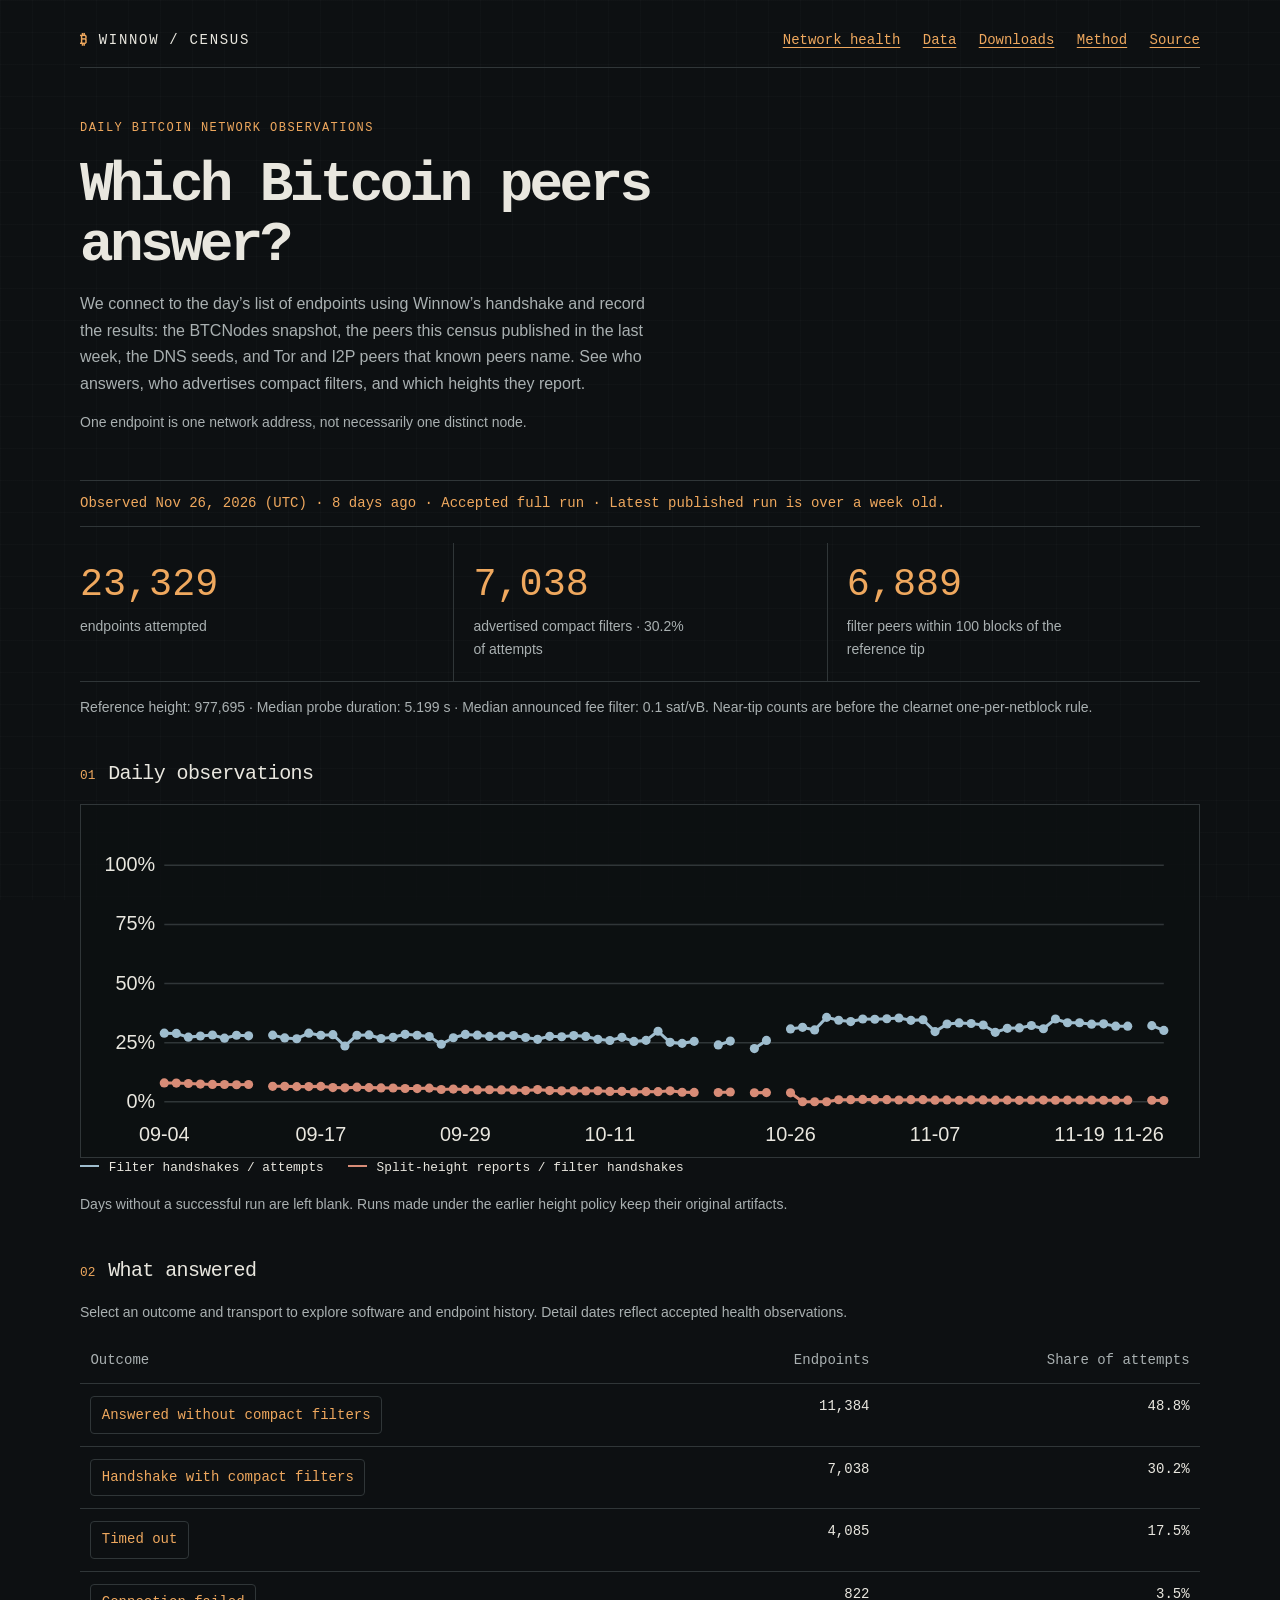
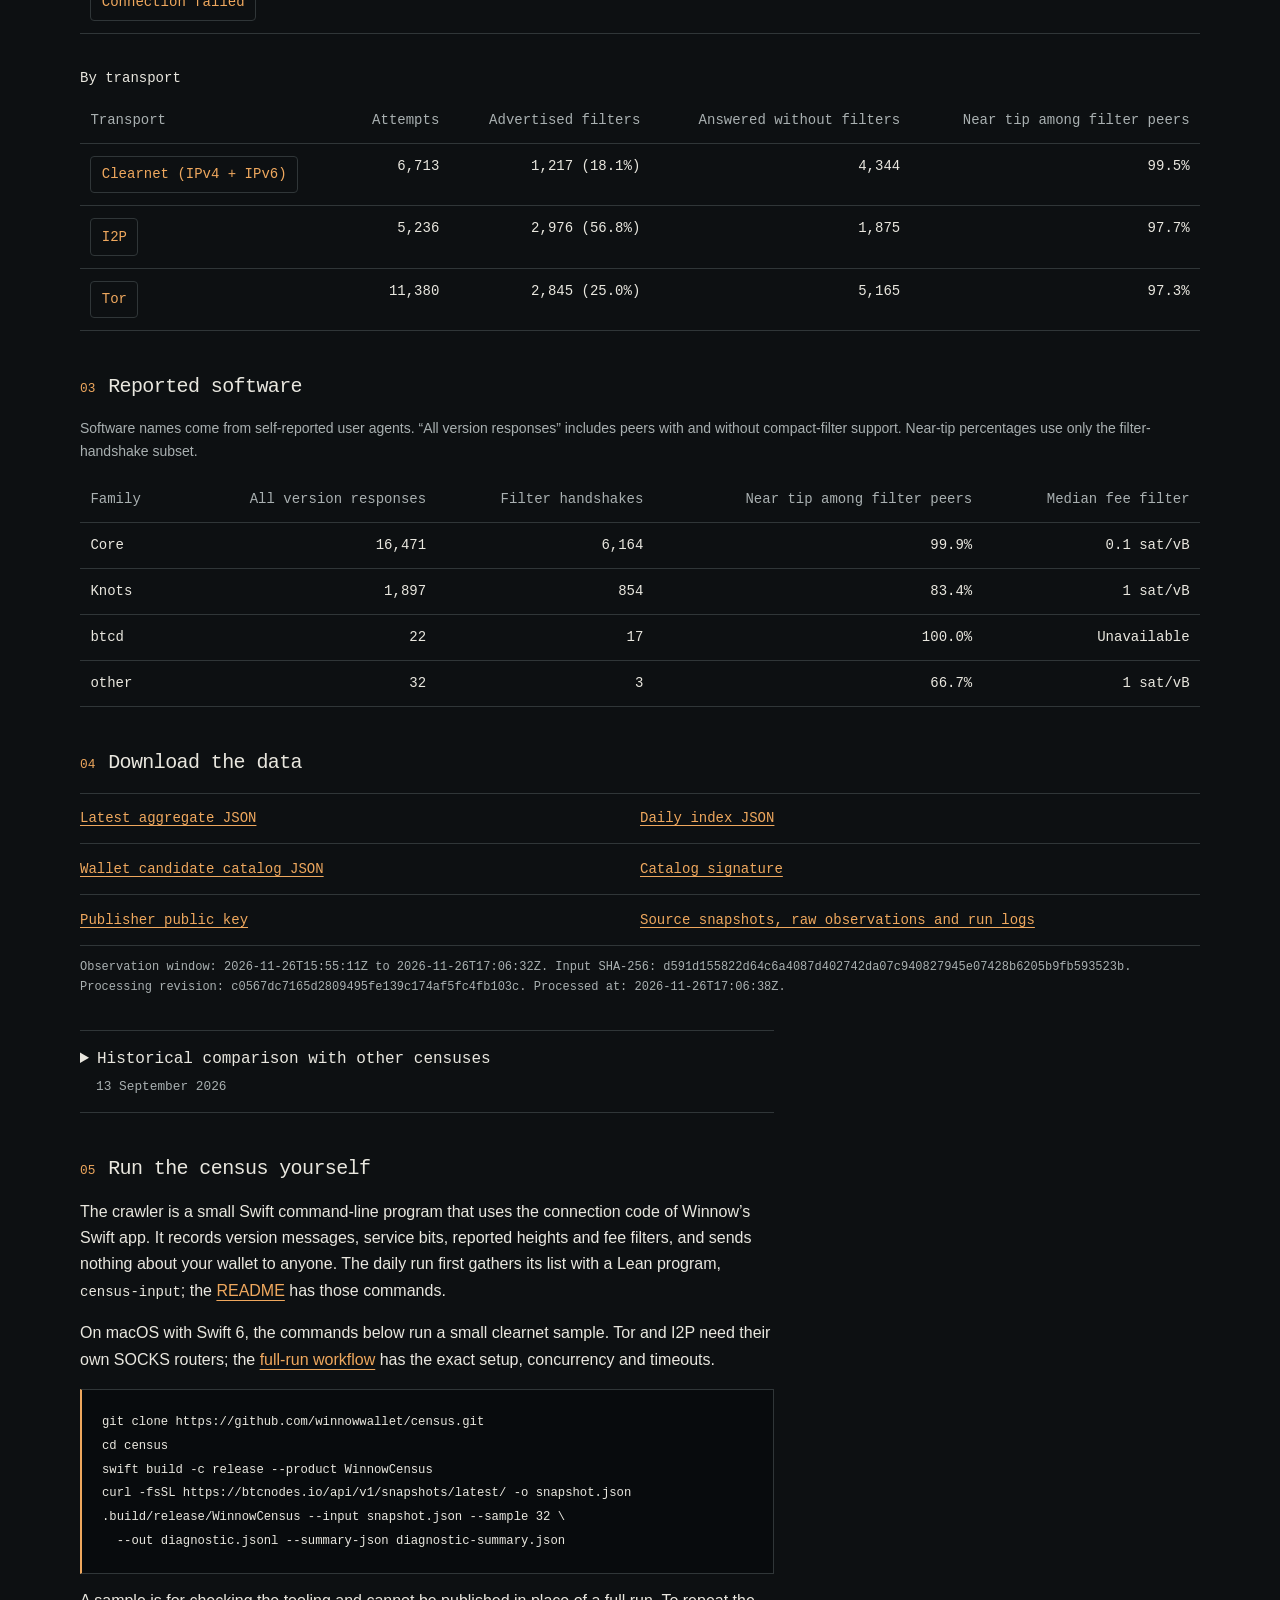
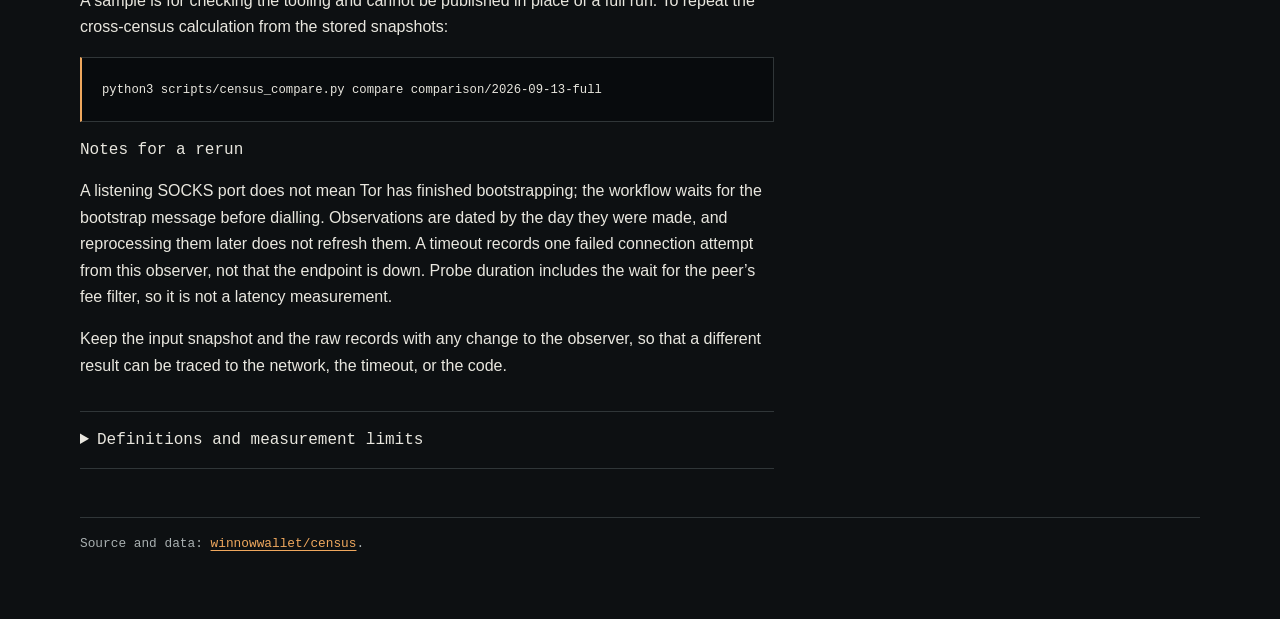
<file: index.html>
<!doctype html>
<html lang="en">
  <head>
    <meta charset="utf-8" />
    <meta name="viewport" content="width=device-width, initial-scale=1" />
    <title>Winnow peer census</title>
    <meta
      name="description"
      content="Daily Bitcoin endpoint measurements: handshake outcomes, advertised compact-filter support, reported heights, overlay coverage and reproducible artifacts."
    />
    <link rel="stylesheet" href="assets/census.css" />
  </head>
  <body>
    <main class="census">
      <header class="masthead">
        <a class="brand" href="#"><b>₿</b> WINNOW / CENSUS</a>
        <nav aria-label="Census">
          <a href="health/">Network health</a><a href="#measurements">Data</a
          ><a href="#artifacts-heading">Downloads</a><a href="#build">Method</a
          ><a href="https://github.com/winnowwallet/census">Source</a>
        </nav>
      </header>
      <div class="intro">
        <p class="eyebrow">DAILY BITCOIN NETWORK OBSERVATIONS</p>
        <h1>Which Bitcoin peers answer?</h1>
        <p class="sub">
          We connect to the day’s list of endpoints using Winnow’s handshake
          and record the results: the BTCNodes snapshot, the peers this census
          published in the last week, the DNS seeds, and Tor and I2P peers that
          known peers name. See who answers, who advertises compact filters,
          and which heights they report.
        </p>
        <p class="note">
          One endpoint is one network address, not necessarily one distinct
          node.
        </p>
      </div>
      <p id="freshness" role="status">Loading observations…</p>
      <noscript
        ><p>
          This dashboard needs JavaScript to display observations. You can still
          <a href="census/index.json">download the daily index</a> or
          <a href="census/peers.json">peer catalog</a>.
        </p></noscript
      >
      <div class="tiles" id="tiles"></div>
      <p id="run-context" class="note"></p>
      <h2 id="measurements"><span class="index">01</span>Daily observations</h2>
      <div
        class="plot"
        tabindex="0"
        aria-label="Scrollable daily observation chart"
      >
        <svg
          id="trend"
          viewBox="0 0 720 220"
          role="img"
          aria-label="Compact-filter handshake share and split-height reports over time; missing days are gaps"
        ></svg>
      </div>
      <div class="legend">
        <span>Filter handshakes / attempts</span
        ><span>Split-height reports / filter handshakes</span>
      </div>
      <p class="note">
        Days without a successful run are left blank. Runs made under the
        earlier height policy keep their original artifacts.
      </p>

      <section id="explorer" hidden aria-label="Endpoint filters">
        <p id="explorer-status" role="status"></p>
        <div id="explorer-chips"></div>
        <label
          >Observation day
          <select id="explorer-date" disabled></select
        ></label>
        <button id="explorer-clear" type="button">Clear filters</button>
        <a id="explorer-download" hidden
          >Download complete endpoint history (JSON.gz)</a
        >
      </section>
      <h2 id="outcomes-heading"><span class="index">02</span>What answered</h2>
      <p class="note">
        Select an outcome and transport to explore software and endpoint
        history. Detail dates reflect accepted health observations.
      </p>
      <div class="wrap">
        <table id="outcomes" aria-labelledby="outcomes-heading">
          <thead>
            <tr>
              <th>Outcome</th>
              <th class="num">Endpoints</th>
              <th class="num">Share of attempts</th>
            </tr>
          </thead>
          <tbody></tbody>
        </table>
      </div>
      <div class="wrap">
        <table id="networks">
          <caption>
            By transport
          </caption>
          <thead>
            <tr>
              <th>Transport</th>
              <th class="num">Attempts</th>
              <th class="num">Advertised filters</th>
              <th class="num">Answered without filters</th>
              <th class="num">Near tip among filter peers</th>
            </tr>
          </thead>
          <tbody></tbody>
        </table>
      </div>
      <h2><span class="index">03</span>Reported software</h2>
      <p class="note" id="software-note">
        Software names come from self-reported user agents. “All version
        responses” includes peers with and without compact-filter support.
        Near-tip percentages use only the filter-handshake subset.
      </p>
      <div class="wrap">
        <table id="families">
          <thead>
            <tr>
              <th>Family</th>
              <th class="num">All version responses</th>
              <th class="num">Filter handshakes</th>
              <th class="num">Near tip among filter peers</th>
              <th class="num">Median fee filter</th>
            </tr>
          </thead>
          <tbody></tbody>
        </table>
      </div>

      <section id="endpoint-details" hidden>
        <h2>Selected endpoints</h2>
        <p id="endpoint-count" class="note"></p>
        <div id="endpoint-list"></div>
      </section>
      <h2 id="artifacts-heading">
        <span class="index">04</span>Download the data
      </h2>
      <ul id="artifacts"></ul>
      <p id="provenance" class="note"></p>
      <details class="reading background">
        <summary>
          Historical comparison with other censuses
          <span>13 September 2026</span>
        </summary>
        <p>
          On 13 September 2026 the same 23,061 responding endpoints were
          compared with the BTCNodes input: 7,524 advertised compact filters
          here against 7,526 there, a difference of two. BTCNodes supplied the
          whole input list then, so this checks consistency with the source
          rather than confirming the result independently.
        </p>
        <p>
          Bitnod.es and Coin Dance count deduplicated addresses, and Bitnod.es
          also keeps addresses that answered recently but not on the day. The
          most recent 21 Ninja CSV available was from November 2025. These
          totals measure different things and are not compared directly.
        </p>
        <p>
          Jonathan Bier, who maintains Bitnod.es, confirmed that it makes its
          own observations with the shared Bitnodes crawler. Its active count
          drops addresses last connected nine or more UTC days earlier, excludes
          I2P, and does not test filter responses, which accounts for several of
          the differences.
          <a
            href="https://github.com/winnowwallet/census/blob/main/comparison/bitnodes-methodology-2026-09-13.md"
            >The permitted methodology clarification</a
          >
          and
          <a
            href="https://github.com/winnowwallet/census/tree/main/comparison/2026-09-13-bitnodes-export"
            >public CSV overlap</a
          >
          are preserved.
        </p>
        <p>
          <a
            href="https://github.com/winnowwallet/census/tree/main/comparison/2026-09-13-full"
            >Dated comparison, source snapshots and calculations</a
          >
          ·
          <a
            href="https://github.com/winnowwallet/census/tree/main/comparison/2026-09-13-rechecks"
            >The two discrepancies, rechecked</a
          >
        </p>
      </details>
      <section class="reading" id="build">
        <h2><span class="index">05</span>Run the census yourself</h2>
        <p>
          The crawler is a small Swift command-line program that uses the
          connection code of Winnow’s Swift app. It records version messages,
          service bits, reported heights and fee filters, and sends nothing
          about your wallet to anyone. The daily run first gathers its list
          with a Lean program, <code>census-input</code>; the
          <a
            href="https://github.com/winnowwallet/census#run-it-yourself"
            >README</a
          >
          has those commands.
        </p>
        <p>
          On macOS with Swift 6, the commands below run a small clearnet sample.
          Tor and I2P need their own SOCKS routers; the
          <a
            href="https://github.com/winnowwallet/census/blob/main/.github/workflows/peer-census.yml"
            >full-run workflow</a
          >
          has the exact setup, concurrency and timeouts.
        </p>
        <pre><code>git clone https://github.com/winnowwallet/census.git
cd census
swift build -c release --product WinnowCensus
curl -fsSL https://btcnodes.io/api/v1/snapshots/latest/ -o snapshot.json
.build/release/WinnowCensus --input snapshot.json --sample 32 \
  --out diagnostic.jsonl --summary-json diagnostic-summary.json</code></pre>
        <p>
          A sample is for checking the tooling and cannot be published in place
          of a full run. To repeat the cross-census calculation from the stored
          snapshots:
        </p>
        <pre><code>python3 scripts/census_compare.py compare comparison/2026-09-13-full</code></pre>
        <h3>Notes for a rerun</h3>
        <p>
          A listening SOCKS port does not mean Tor has finished bootstrapping;
          the workflow waits for the bootstrap message before dialling.
          Observations are dated by the day they were made, and reprocessing
          them later does not refresh them. A timeout records one failed
          connection attempt from this observer, not that the endpoint is down.
          Probe duration includes the wait for the peer’s fee filter, so it is
          not a latency measurement.
        </p>
        <p>
          Keep the input snapshot and the raw records with any change to the
          observer, so that a different result can be traced to the network, the
          timeout, or the code.
        </p>
      </section>
      <details class="reading background">
        <summary>Definitions and measurement limits</summary>
        <p>
          A successful handshake with <code>NODE_COMPACT_FILTERS</code> means
          the endpoint advertised compact-filter support. It does not prove that
          the endpoint returns valid filters; the wallet checks that on the
          peers it actually uses. A near-tip candidate reported a height within
          100 blocks, in either direction, of the reference tip: the median
          height that the run’s filter peers reported. A reported height on its
          own does not identify which chain a peer follows.
        </p>
        <p>
          The counts are of endpoints, not of distinct machines or operators.
          One node can have several addresses, ports and transports, and several
          nodes can share one public address. The clearnet category combines
          IPv4 and IPv6; Tor and I2P are measured separately. CJDNS and invalid
          or private addresses are excluded. A timeout describes this observer’s
          connection attempt, not permanent unreachability.
        </p>
        <p>
          The downloadable catalog canonicalizes and deduplicates endpoints,
          applies public-address and network-prefix diversity rules to clearnet,
          validates overlay addresses, and lists every verified Tor and I2P
          service, with no cap per overlay beyond the wallet’s bounds (a 4 MB
          file, 65,536 entries per network). The wallet dials
          clearnet directly and reaches Tor and I2P peers through SOCKS
          gateways its user runs. This census measures Tor
          and I2P through external SOCKS proxies. A diagnostic sample, or a run
          whose Tor or I2P router was not healthy, is never published in place
          of production data. When a run fails, the previous good artifacts stay
          available with their original observation date.
        </p>
        <p>
          Probe duration is the elapsed time of a successful filter handshake,
          including proxy setup where used and the bounded wait for the peer’s
          fee-filter announcement, so it is not a round-trip latency. A fee
          filter is the peer’s announced relay threshold, not a fee
          recommendation or a confirmation estimate. The split-height count
          records heights 961,632–961,652 and does not by itself prove which
          chain a peer follows.
        </p>
        <p>
          See the
          <a href="https://github.com/winnowwallet/census"
            >census source and reproducible comparisons</a
          >,
          <a
            href="https://github.com/winnowwallet/census/actions/workflows/peer-census.yml"
            >full run logs and retained raw observations</a
          >, and <a href="https://winnowwallet.com">Winnow wallet</a>. BTCNodes
          is the largest source of the dial list, so agreement with its
          endpoint list is not independent confirmation.
        </p>
      </details>
      <footer>
        Source and data:
        <a href="https://github.com/winnowwallet/census">winnowwallet/census</a
        >.
      </footer>
    </main>
    <script src="assets/census.js" defer></script>
    <script src="assets/explorer.js" defer></script>
  </body>
</html>
</file>
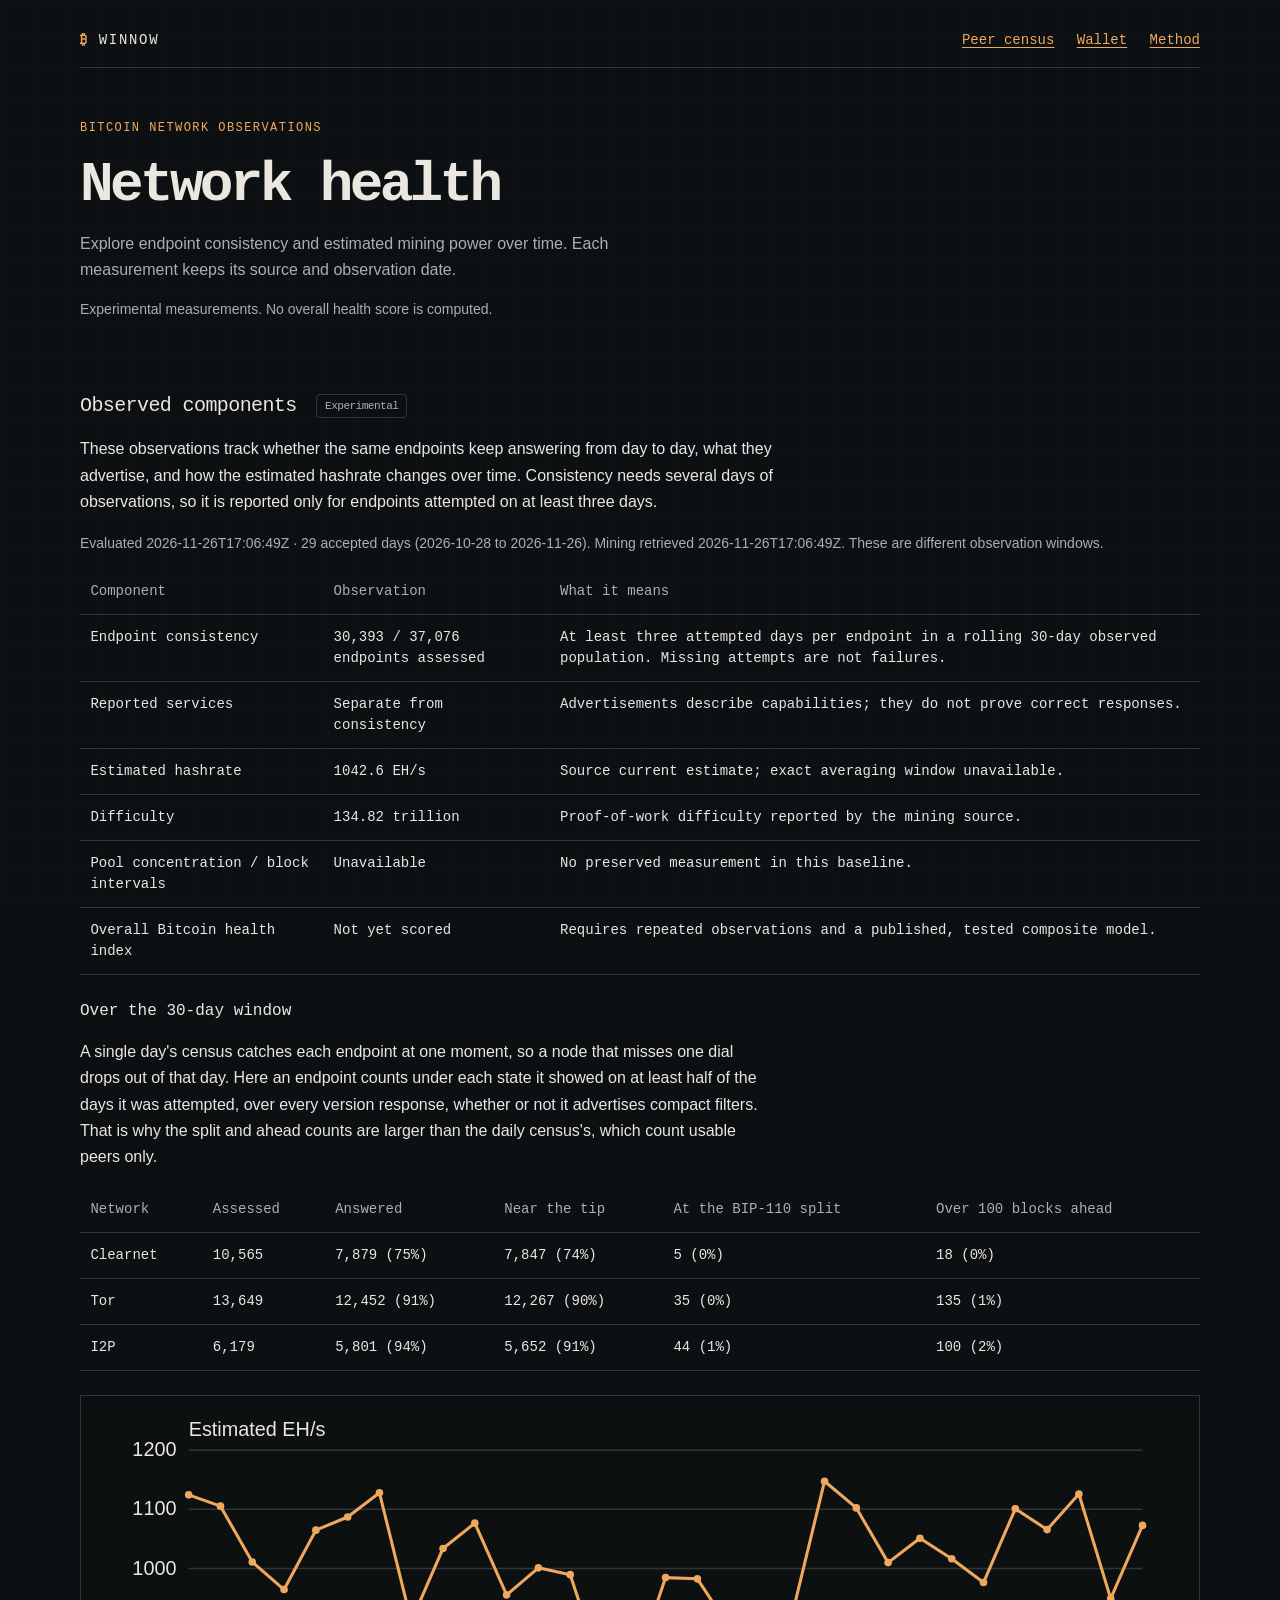
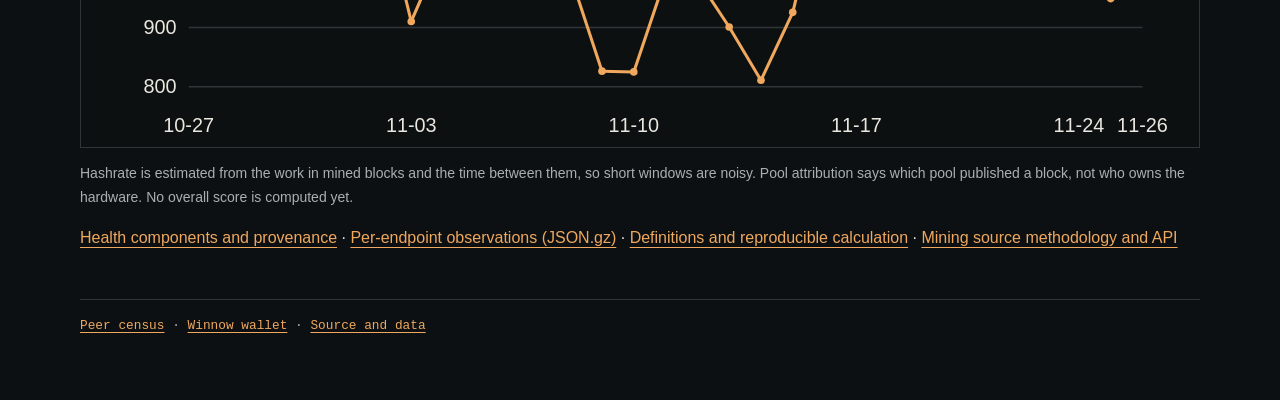
<file: health/index.html>
<!doctype html>
<html lang="en">
  <head>
    <meta charset="utf-8" />
    <meta name="viewport" content="width=device-width, initial-scale=1" />
    <title>Network health — Winnow</title>
    <meta
      name="description"
      content="Bitcoin endpoint consistency and estimated mining hashrate, with dated observations and reproducible evidence."
    />
    <link rel="stylesheet" href="../assets/census.css" />
  </head>
  <body>
    <main class="census">
      <header class="masthead">
        <a class="brand" href="https://winnowwallet.com"><b>₿</b> WINNOW</a>
        <nav aria-label="Network health">
          <a href="../">Peer census</a
          ><a href="https://winnowwallet.com">Wallet</a
          ><a href="https://github.com/winnowwallet/census/blob/main/HEALTH.md"
            >Method</a
          >
        </nav>
      </header>
      <div class="intro">
        <p class="eyebrow">BITCOIN NETWORK OBSERVATIONS</p>
        <h1>Network health</h1>
        <p class="sub">
          Explore endpoint consistency and estimated mining power over time.
          Each measurement keeps its source and observation date.
        </p>
        <p class="note">
          Experimental measurements. No overall health score is computed.
        </p>
      </div>
      <noscript
        ><p>
          JavaScript is needed to display these observations.
          <a href="../census/health.json">Download the health data</a> to
          inspect the components and sources.
        </p></noscript
      >
      <section aria-labelledby="health-heading">
        <h2 id="health-heading">
          Observed components <span class="badge">Experimental</span>
        </h2>
        <p class="reading">
          These observations track whether the same endpoints keep answering
          from day to day, what they advertise, and how the estimated hashrate
          changes over time. Consistency needs several days of observations, so
          it is reported only for endpoints attempted on at least three days.
        </p>
        <p id="health-status" class="note" role="status">
          Loading health observations…
        </p>
        <div class="wrap">
          <table id="health-components">
            <thead>
              <tr>
                <th>Component</th>
                <th>Observation</th>
                <th>What it means</th>
              </tr>
            </thead>
            <tbody></tbody>
          </table>
        </div>
        <div id="window-section" hidden>
          <h3 id="window-heading">Over the 30-day window</h3>
          <p class="reading">
            A single day's census catches each endpoint at one moment, so a node
            that misses one dial drops out of that day. Here an endpoint counts
            under each state it showed on at least half of the days it was
            attempted, over every version response, whether or not it advertises
            compact filters. That is why the split and ahead counts are larger
            than the daily census's, which count usable peers only.
          </p>
          <div class="wrap">
            <table id="window-census" aria-labelledby="window-heading">
              <thead>
                <tr>
                  <th>Network</th>
                  <th>Assessed</th>
                  <th>Answered</th>
                  <th>Near the tip</th>
                  <th>At the BIP-110 split</th>
                  <th>Over 100 blocks ahead</th>
                </tr>
              </thead>
              <tbody></tbody>
            </table>
          </div>
        </div>
        <div
          class="plot"
          tabindex="0"
          aria-label="Scrollable estimated mining hashrate chart"
        >
          <svg
            id="mining-trend"
            viewBox="0 0 720 220"
            role="img"
            aria-label="Mempool estimated hashrate in exahashes per second; missing dates are gaps"
          ></svg>
        </div>
        <p class="note">
          Hashrate is estimated from the work in mined blocks and the time
          between them, so short windows are noisy. Pool attribution says which
          pool published a block, not who owns the hardware. No overall score is
          computed yet.
        </p>
        <p>
          <a href="../census/health.json">Health components and provenance</a> ·
          <a id="health-nodes-link" hidden
            >Per-endpoint observations (JSON.gz)</a
          >
          ·
          <a href="https://github.com/winnowwallet/census/blob/main/HEALTH.md"
            >Definitions and reproducible calculation</a
          >
          ·
          <a href="https://mempool.space/docs/api/rest"
            >Mining source methodology and API</a
          >
        </p>
      </section>
      <footer>
        <a href="../">Peer census</a> ·
        <a href="https://winnowwallet.com">Winnow wallet</a> ·
        <a href="https://github.com/winnowwallet/census">Source and data</a>
      </footer>
    </main>
    <script src="../assets/health.js" defer></script>
  </body>
</html>
</file>
<file: assets/census.css>
:root {
  color-scheme: dark;
  --paper: #0d1012;
  --ink: #e9e7df;
  --ink-2: #a9b0b1;
  --rule: #303638;
  --accent: #efa85e;
  --blue: #9fbdce;
  --red: #d88c77;
  --mono: ui-monospace, SFMono-Regular, Consolas, monospace;
}
* {
  box-sizing: border-box;
}
html {
  scroll-behavior: smooth;
}
body {
  margin: 0;
  background: var(--paper);
  color: var(--ink);
  font:
    1rem/1.65 -apple-system,
    BlinkMacSystemFont,
    "Segoe UI",
    sans-serif;
}
body::before {
  content: "";
  position: fixed;
  inset: 0;
  pointer-events: none;
  z-index: -1;
  background-image:
    linear-gradient(#b5bec306 1px, transparent 1px),
    linear-gradient(90deg, #b5bec306 1px, transparent 1px);
  background-size: 32px 32px;
}
a {
  color: var(--accent);
  text-decoration-thickness: 1px;
  text-underline-offset: 0.22em;
}
a:hover {
  color: #fff1d6;
}
:focus-visible {
  outline: 2px solid var(--accent);
  outline-offset: 5px;
}
.census {
  max-width: 76rem;
  margin: auto;
  padding: 1.4rem clamp(1rem, 4vw, 3rem) 4rem;
}
.masthead {
  display: flex;
  align-items: center;
  justify-content: space-between;
  gap: 1rem;
  padding: 0.6rem 0 1.2rem;
  border-bottom: 1px solid var(--rule);
  font: 0.875rem var(--mono);
}
.masthead .brand {
  color: var(--ink);
  text-decoration: none;
  letter-spacing: 0.12em;
}
.brand b {
  color: var(--accent);
}
nav {
  display: flex;
  gap: 1.4rem;
  flex-wrap: wrap;
}
.intro {
  padding: 3.2rem 0 1rem;
  max-width: 58rem;
}
h1 {
  font: 600 clamp(2rem, 4.4vw, 3.5rem)/1.08 var(--mono);
  letter-spacing: -0.065em;
  margin: 0 0 1rem;
  max-width: 22ch;
}
.sub {
  color: var(--ink-2);
  max-width: 65ch;
  margin: 0;
}
#freshness {
  font: 0.875rem/1.6 var(--mono);
  color: var(--ink-2);
  margin: 1rem 0;
  padding: 0.7rem 0;
  border-block: 1px solid var(--rule);
}
.tiles {
  display: grid;
  grid-template-columns: repeat(3, 1fr);
  margin: 0 0 0.8rem;
  border-bottom: 1px solid var(--rule);
}
.tile {
  padding: 1.2rem 1rem 1.2rem 0;
  min-width: 0;
}
.tile:nth-child(3n + 2),
.tile:nth-child(3n + 3) {
  border-left: 1px solid var(--rule);
  padding-left: 1.2rem;
}
.tile .n {
  color: var(--accent);
  font: 500 clamp(1.7rem, 3vw, 2.7rem)/1.2 var(--mono);
  font-variant-numeric: tabular-nums;
  margin-bottom: 0.45rem;
}
.tile .l {
  color: var(--ink-2);
  font-size: 0.875rem;
  max-width: 28ch;
}
h2 {
  font: 500 1.25rem/1.4 var(--mono);
  letter-spacing: -0.03em;
  margin: 2.6rem 0 1rem;
}
h2 .index {
  color: var(--accent);
  font-size: 0.8rem;
  margin-right: 0.8rem;
  letter-spacing: 0;
}
h3 {
  font: 500 1rem/1.5 var(--mono);
}
table {
  border-collapse: collapse;
  width: 100%;
  margin: 0;
  font: 0.875rem/1.5 var(--mono);
  font-variant-numeric: tabular-nums;
}
th,
td {
  text-align: left;
  padding: 0.75rem 0.65rem;
  border-bottom: 1px solid var(--rule);
  vertical-align: top;
}
th {
  color: var(--ink-2);
  font-weight: 400;
}
tbody tr:hover {
  background: #efa85e08;
}
td.num,
th.num {
  text-align: right;
}
.wrap {
  overflow-x: auto;
  margin-bottom: 1.5rem;
}
.plot {
  overflow-x: auto;
  border: 1px solid var(--rule);
  padding: 1rem 0.6rem 0;
  background: #0d1012bf;
}
svg {
  width: 100%;
  min-width: 620px;
  height: auto;
  display: block;
}
.note {
  color: var(--ink-2);
  font-size: 0.875rem;
}
.legend {
  display: flex;
  flex-wrap: wrap;
  gap: 0.5rem 1.5rem;
  font: 0.8rem/1.6 var(--mono);
}
.legend span::before {
  content: "";
  display: inline-block;
  width: 1.2rem;
  height: 2px;
  margin: 0 0.6rem 0.25rem 0;
  background: var(--blue);
}
.legend span + span::before {
  background: var(--red);
}
.reading {
  max-width: 78ch;
}
.reading p {
  margin: 0 0 1rem;
}
code,
pre {
  font-family: var(--mono);
  font-size: 0.875em;
}
pre {
  overflow: auto;
  padding: 1.25rem;
  border: 1px solid var(--rule);
  border-left: 2px solid var(--accent);
  background: #080b0d;
  line-height: 1.7;
}
#artifacts {
  list-style: none;
  margin: 0;
  padding: 0;
  display: grid;
  grid-template-columns: repeat(2, 1fr);
  border-top: 1px solid var(--rule);
}
#artifacts li {
  border-bottom: 1px solid var(--rule);
  padding: 0.9rem 0.8rem 0.9rem 0;
  font: 0.875rem/1.5 var(--mono);
}
#provenance {
  overflow-wrap: anywhere;
  font-family: var(--mono);
  font-size: 0.75rem;
}
footer {
  margin-top: 3rem;
  padding-top: 1rem;
  border-top: 1px solid var(--rule);
  color: var(--ink-2);
  font: 0.8rem/1.6 var(--mono);
}
@media (prefers-reduced-motion: reduce) {
  html {
    scroll-behavior: auto;
  }
}
@media print {
  :root {
    --paper: white;
    --ink: black;
    --ink-2: #333;
    --rule: #bbb;
    --accent: #8a4300;
  }
  body::before {
    display: none;
  }
  .plot,
  pre {
    background: white;
  }
}

.eyebrow {
  color: var(--accent);
  font: 0.75rem/1.6 var(--mono);
  letter-spacing: 0.12em;
  margin: 0 0 1rem;
}
.warning {
  color: var(--accent) !important;
}
.badge {
  display: inline-block;
  margin-left: 0.5rem;
  padding: 0.15rem 0.5rem;
  border: 1px solid var(--rule);
  border-radius: 4px;
  color: var(--ink-2);
  font: 0.7rem/1.5 var(--mono);
  vertical-align: middle;
}
.background {
  margin-top: 2rem;
  padding: 1rem 0;
  border-block: 1px solid var(--rule);
}
summary {
  cursor: pointer;
  font: 500 1rem/1.5 var(--mono);
}
summary span {
  display: block;
  color: var(--ink-2);
  font-size: 0.8rem;
  margin: 0.4rem 0 0 1rem;
}
details[open] summary {
  margin-bottom: 1.25rem;
}
#run-context {
  margin-bottom: 2.5rem;
}
[hidden] {
  display: none !important;
}
@media (max-width: 650px) {
  h1 {
    max-width: none;
  }
  .masthead {
    align-items: flex-start;
    flex-direction: column;
  }
  nav {
    gap: 0.6rem 1rem;
  }
  #artifacts {
    grid-template-columns: 1fr;
  }
  .intro {
    padding-top: 2rem;
  }
  .tiles {
    grid-template-columns: 1fr;
  }
  .tile:nth-child(n) {
    border-left: 0;
    padding: 1rem 0;
  }
  .tile:nth-child(n + 2) {
    border-top: 1px solid var(--rule);
  }
  .tile .l {
    max-width: none;
  }
}

caption {
  text-align: left;
  color: var(--ink);
  padding: 0.6rem 0;
  font-weight: 500;
}

button,
select {
  font: inherit;
  color: var(--ink);
  background: var(--paper);
  border: 1px solid var(--rule);
  border-radius: 4px;
  padding: 0.45rem 0.65rem;
}
button {
  cursor: pointer;
}
button:hover,
button[aria-pressed="true"] {
  border-color: var(--accent);
  color: var(--accent);
}
[data-filter] {
  text-align: left;
  color: var(--accent);
}
#explorer {
  border: 1px solid var(--rule);
  padding: 1rem;
  margin-top: 2rem;
}
#explorer-chips {
  display: flex;
  gap: 0.5rem;
  flex-wrap: wrap;
  margin-bottom: 0.75rem;
}
#explorer-download {
  display: block;
  margin-top: 0.75rem;
}
.endpoint {
  border-bottom: 1px solid var(--rule);
  padding: 0.8rem 0;
  overflow-wrap: anywhere;
}
.endpoint p,
.endpoint li {
  font: 0.8rem/1.6 var(--mono);
}
</file>
